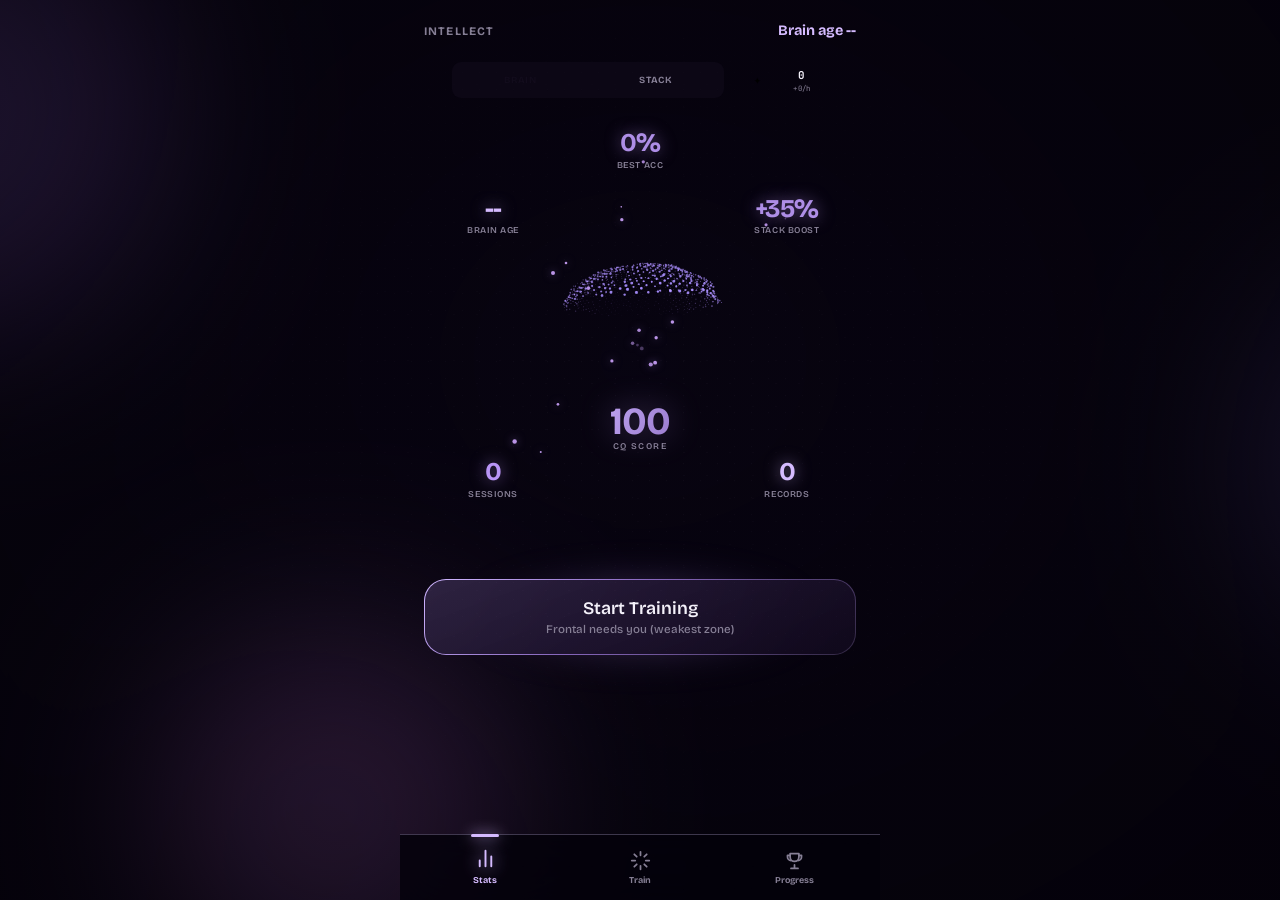
<file: index.html>
<!DOCTYPE html>
<html lang="en">
<head>
  <meta charset="UTF-8">
  <meta name="viewport" content="width=device-width, initial-scale=1.0, maximum-scale=1.0, user-scalable=no, viewport-fit=cover">
  <meta name="theme-color" content="#0c0716">
  <title>BrainMax</title>
  <link rel="preconnect" href="https://fonts.googleapis.com">
  <link rel="preconnect" href="https://fonts.gstatic.com" crossorigin>
  <link href="https://fonts.googleapis.com/css2?family=Bricolage+Grotesque:opsz,wght@12..96,300;12..96,400;12..96,500;12..96,600;12..96,700;12..96,800&family=JetBrains+Mono:wght@500;600;700&display=swap" rel="stylesheet">
  <link rel="stylesheet" href="./styles/tokens.css">
  <link rel="stylesheet" href="./styles/base.css">
  <link rel="stylesheet" href="./styles/layout.css">
  <link rel="stylesheet" href="./styles/stats.css">
  <link rel="stylesheet" href="./styles/train.css">
  <link rel="stylesheet" href="./styles/stack.css">
  <link rel="stylesheet" href="./styles/protocol.css">
  <link rel="stylesheet" href="./styles/learn.css">
  <link rel="stylesheet" href="./styles/progress.css">
  <link rel="stylesheet" href="./styles/reader.css">
  <link rel="stylesheet" href="./styles/game.css">
</head>
<body>
  <div class="aurora"><div class="aurora-blob ab1"></div><div class="aurora-blob ab2"></div><div class="aurora-blob ab3"></div></div>
  <div class="dim"></div>
  <div class="phone">
    <header class="header"><div class="h-context" id="ctx">Intellect</div><div class="h-age" id="ageBadge">Brain age --</div></header>
    <div class="views"><div class="track" id="track">
      <section class="view enter" data-view="stats"><div>
        <div class="constellation">
          <canvas id="statLines"></canvas>
          <div class="brain-center"><canvas id="brainCanvas" width="300" height="270"></canvas><div class="bc-cq" id="cqNum">100</div><div class="bc-lbl">CQ Score</div></div>
          <div class="node" style="top:14%;left:20%"><div class="node-v nv-green" id="statAge">--</div><div class="node-l">Brain Age</div></div>
          <div class="node" style="top:16%;left:80%"><div class="node-v nv-warm" id="stackStat">+42%</div><div class="node-l">Stack Boost</div></div>
          <div class="node" style="top:82%;left:18%"><div class="node-v nv-accent" id="statSessions">0</div><div class="node-l">Sessions</div></div>
          <div class="node" style="top:84%;left:82%"><div class="node-v nv-pink" id="statRecords">0</div><div class="node-l">Records</div></div>
          <div class="node" style="top:50%;left:90%"><div class="node-v nv-cyan" id="statBest">0%</div><div class="node-l">Best Acc</div></div>
        </div>
        <div class="glow-btn"><button class="gb-inner" id="frontierBtn">Start Training<span class="gb-sub" id="fireSub">Your frontier is waiting</span><canvas class="gb-particles" id="fireCanvas"></canvas></button></div>
      </div></section>
      <section class="view train-view" data-view="train">
        <div class="screen-head"><div class="screen-title">Train</div><div class="screen-sub">Swipe cards. Faster + accurate = more CQ.</div></div>
        <div class="tc-wrap"><div class="tc-track" id="tcTrack"></div><div class="tc-explain"><div class="tc-explain-h">What it trains</div><div class="tc-explain-t" id="tcExplainT"></div></div><div class="tc-dots" id="tcDots"></div></div>
      </section>
      <section class="view enter" data-view="stack"><div>
        <div class="screen-head"><div class="screen-title">Stack</div><div class="screen-sub">Tap a node to remove. The brain grows with it.</div></div>
        <div class="stack-const"><canvas id="stackLines"></canvas><div class="stack-brain"><canvas id="stackBrain" width="260" height="236"></canvas><div class="sb-syn" id="synergyVal">+42%</div><div class="sb-lbl">Synergy</div></div></div>
        <div class="stack-eff"><div class="eff-item"><div class="eff-v nv-green" id="effCount">5</div><div class="eff-l">Active</div></div><div class="eff-item"><div class="eff-v nv-warm" id="effTotal">+42%</div><div class="eff-l">Total Boost</div></div><div class="eff-item"><div class="eff-v nv-accent" id="effTop">Semax</div><div class="eff-l">Strongest</div></div></div>
        <button class="stack-add" id="addBtn">+ Add compound</button>
      </div></section>
      <section class="view enter" data-view="protocol">
        <div class="screen-head"><div class="screen-title">Protocol</div><div class="screen-sub">Today's sequence.</div></div>
        <div class="lock-state" id="lockState"><div class="lock-icon"><svg viewBox="0 0 24 24"><rect x="5" y="11" width="14" height="10" rx="2"/><path d="M8 11V7a4 4 0 018 0v4"/></svg></div><div class="lock-title">Complete a session to unlock</div><div class="lock-desc">Your protocol generates after one training session.</div><div class="lock-progress"><div class="lock-bar"><div class="lock-fill" id="lockFill" style="width:0%"></div></div><div class="lock-count" id="lockCount">0 / 1 session</div></div><div class="lock-hint" id="goTrainHint">→ Go to Train</div></div>
        <div class="proto-wrap" id="protoWrap">
          <div class="proto-item"><div class="proto-check on"></div><div><div class="proto-n done">Mental Rotation</div><div class="proto-d">Parietal</div></div></div>
          <div class="proto-item"><div class="proto-check"></div><div><div class="proto-n">Adaptive Math</div><div class="proto-d">Frontal</div></div></div>
          <div class="proto-item"><div class="proto-check"></div><div><div class="proto-n">Creative Flow</div><div class="proto-d">Creativity</div></div></div>
          <div class="proto-item"><div class="proto-check"></div><div><div class="proto-n">Critical Thinking</div><div class="proto-d">Reasoning</div></div></div>
        </div>
      </section>
      <section class="view progress-view enter" data-view="progress"><div id="progressRoot"></div><div class="learn-compat" aria-hidden="true"><div class="map-vp" id="mapVp"><div class="map-world" id="mapWorld"><canvas id="mapLines" width="900" height="900"></canvas></div></div></div></section>
    </div></div>
    <div class="reader" id="reader"><div class="reader-top"><div class="reader-back" id="readerBack"><svg viewBox="0 0 24 24"><path d="M15 18l-6-6 6-6"/></svg> Back</div></div><div class="reader-body" id="readerBody"></div></div>
    <div class="game" id="game"><div class="game-top"><div class="game-quit" id="gameQuit">✕</div><div class="game-title" id="gameTitle"></div><div class="game-level" id="gameLevel"></div></div><div class="timer-bar"><div class="timer-fill" id="timerFill"></div></div><div class="game-progress"><div class="game-progress-fill" id="gameProg"></div></div><div class="game-body" id="gameBody"></div></div>
    <div class="modal-back" id="modalBack"><div class="modal"><div class="modal-h">Add compound</div><div id="compoundOpts"></div><div class="modal-close" id="modalClose">Cancel</div></div></div>
    <nav class="tabbar">
      <div class="tab active" data-v="0"><svg viewBox="0 0 24 24"><path d="M18 20V10M12 20V4M6 20v-6"/></svg><span class="tab-l">Stats</span></div>
      <div class="tab" data-v="1"><svg viewBox="0 0 24 24"><path d="M12 2v4M12 18v4M4.9 4.9l2.8 2.8M16.3 16.3l2.8 2.8M2 12h4M18 12h4M4.9 19.1l2.8-2.8M16.3 7.7l2.8-2.8"/></svg><span class="tab-l">Train</span></div>
      <div class="tab" data-v="2"><svg viewBox="0 0 24 24"><path d="M12 2L2 7l10 5 10-5-10-5z"/><path d="M2 17l10 5 10-5"/><path d="M2 12l10 5 10-5"/></svg><span class="tab-l">Stack</span></div>
      <div class="tab locked" data-v="3" id="protoTab"><span class="tab-lock-dot" id="lockDot"></span><svg viewBox="0 0 24 24"><path d="M9 11l3 3L22 4"/><path d="M21 12v7a2 2 0 01-2 2H5a2 2 0 01-2-2V5a2 2 0 012-2h11"/></svg><span class="tab-l">Protocol</span></div>
      <div class="tab" data-v="4"><svg viewBox="0 0 24 24"><path d="M8 21h8M12 17v4M7 4h10v4a5 5 0 01-10 0V4z"/><path d="M7 6H4v2a4 4 0 004 4M17 6h3v2a4 4 0 01-4 4"/></svg><span class="tab-l">Progress</span></div>
    </nav>
  </div>
  <script type="module" src="./src/main.js"></script>
  <script type="module" src="./src/progress.js"></script>
</body>
</html>
</file>
<file: styles/tokens.css>
@property --gr { syntax: '<angle>'; initial-value: 0deg; inherits: false; }
:root {
  --bg: oklch(12.2% 0.034 300);
  --surface-1: oklch(17% 0.04 300);
  --surface-2: oklch(22% 0.052 300);
  --surface-3: oklch(28% 0.062 300);
  --glass: oklch(27% 0.058 300 / 0.34);
  --glass-2: oklch(34% 0.07 300 / 0.46);
  --glass-brd: oklch(82% 0.075 300 / 0.29);
  --text: oklch(96% 0.012 300);
  --text-2: oklch(78% 0.032 300);
  --text-3: oklch(61% 0.034 300);
  --lav: oklch(84% 0.105 300);
  --lav-2: oklch(71% 0.13 300);
  --lav-3: oklch(57% 0.13 300);
  --purple: oklch(74% 0.14 300);
  --purple-lo: oklch(60% 0.14 300);
  --blue: oklch(76% 0.095 292);
  --pink: oklch(82% 0.095 315);
  --green: oklch(82% 0.095 300);
  --warm: oklch(84% 0.095 312);
  --cyan: oklch(82% 0.095 285);
  --red: oklch(66% 0.17 20);
  --gold1: oklch(88% 0.095 300);
  --gold2: oklch(77% 0.13 300);
  --gold3: oklch(63% 0.14 300);
  --glow: oklch(76% 0.14 300);
  --glow2: oklch(82% 0.11 300);
  --reward: oklch(87% 0.14 86);
  --safe-b: env(safe-area-inset-bottom, 0px);
  --safe-t: env(safe-area-inset-top, 0px);
  --spring: cubic-bezier(0.22, 1, 0.36, 1);
  --ease: cubic-bezier(0.22, 1, 0.36, 1);
  --smooth: cubic-bezier(0.65, 0, 0.35, 1);
  --a1: oklch(55% 0.16 300);
  --a2: oklch(51% 0.14 288);
  --a3: oklch(57% 0.15 318);
}
</file>
<file: styles/base.css>
* { margin: 0; padding: 0; box-sizing: border-box; -webkit-tap-highlight-color: transparent; }
html, body { height: 100%; overflow: hidden; font-family: 'Bricolage Grotesque', system-ui, sans-serif; font-optical-sizing: auto; background: var(--bg); color: var(--text); font-size: 16px; overscroll-behavior: none; -webkit-user-select: none; user-select: none; }
button, input { font: inherit; }
body, button, input,
.h-age, .screen-title, .bc-cq, .node-v, .tc-name, .sb-syn, .eff-v,
.reader-h1, .reader-body h2, .lock-title, .game-title, .cr-prompt,
.cr-count, .results-title, .rst-v, .countdown, .stroop-word, .modal-h,
.gb-sub, .rot-btn, .stroop-btn {
  font-family: 'Bricolage Grotesque', system-ui, sans-serif;
  font-optical-sizing: auto;
}
body::after {
  content: '';
  position: fixed;
  inset: 0;
  z-index: 1;
  pointer-events: none;
  opacity: 0.18;
  background-image:
    radial-gradient(circle at 20% 28%, oklch(92% 0.03 300 / 0.22) 0 0.6px, transparent 0.8px),
    radial-gradient(circle at 74% 68%, oklch(88% 0.05 315 / 0.16) 0 0.55px, transparent 0.75px);
  background-size: 17px 17px, 23px 23px;
  mask-image: radial-gradient(ellipse at 50% 46%, black, transparent 78%);
}
.aurora { position: fixed; inset: 0; z-index: 0; overflow: hidden; pointer-events: none; }
.aurora-blob { position: absolute; border-radius: 50%; filter: blur(86px); opacity: 0.40; transition: background 1.6s var(--ease); mix-blend-mode: screen; }
.ab1 { width: 440px; height: 440px; top: -12%; left: -22%; background: var(--a1); animation: drift1 22s cubic-bezier(0.65,0,0.35,1) infinite; }
.ab2 { width: 380px; height: 380px; top: 30%; right: -28%; background: var(--a2); animation: drift2 26s cubic-bezier(0.65,0,0.35,1) infinite; }
.ab3 { width: 360px; height: 360px; bottom: -10%; left: 12%; background: var(--a3); animation: drift3 24s cubic-bezier(0.65,0,0.35,1) infinite; }
@keyframes drift1 { 0%,100%{transform:translate(0,0) scale(1)} 33%{transform:translate(60px,80px) scale(1.2)} 66%{transform:translate(-50px,50px) scale(0.85)} }
@keyframes drift2 { 0%,100%{transform:translate(0,0) scale(1)} 50%{transform:translate(-70px,100px) scale(1.3)} }
@keyframes drift3 { 0%,100%{transform:translate(0,0) scale(1)} 40%{transform:translate(80px,-60px) scale(1.15)} 75%{transform:translate(-40px,-80px) scale(0.9)} }
.dim { position: fixed; inset: 0; z-index: 0; pointer-events: none; background: radial-gradient(ellipse at 50% 40%, oklch(13% 0.03 300 / 0.16), oklch(8% 0.025 300 / 0.58)); }
.view::-webkit-scrollbar, .reader-body::-webkit-scrollbar, .modal::-webkit-scrollbar, .game-body::-webkit-scrollbar, .cr-list::-webkit-scrollbar { display: none; }
button { transition: transform 120ms cubic-bezier(0.22,1,0.36,1), filter 180ms cubic-bezier(0.22,1,0.36,1); }
button:active { transform: scale(0.965); filter: brightness(1.08); }
button:focus-visible, input:focus-visible { outline: 2px solid var(--lav); outline-offset: 3px; }
.game-progress-fill, .timer-fill { position: relative; overflow: hidden; }
.game-progress-fill::after, .timer-fill::after {
  content: '';
  position: absolute;
  inset: 0;
  background: linear-gradient(90deg, transparent 0 36%, oklch(95% 0.03 300 / 0.58) 50%, transparent 64% 100%);
  transform: translateX(-120%);
  animation: progressGlint 2.8s cubic-bezier(0.16,1,0.3,1) infinite;
}
.lab-answer.correct, .color-answer.correct, .rot-btn.correct, .stroop-btn.correct {
  animation: correctPulse 380ms cubic-bezier(0.16,1,0.3,1);
  box-shadow: 0 0 0 1px oklch(86% 0.1 150 / 0.35), 0 0 24px oklch(76% 0.13 150 / 0.28);
}
.results.show .results-icon { animation: rewardLand 620ms cubic-bezier(0.16,1,0.3,1) both; }
.results.show .results-stats { animation: rewardReveal 520ms 100ms cubic-bezier(0.16,1,0.3,1) both; }
.results.show .trained { animation: rewardReveal 520ms 180ms cubic-bezier(0.16,1,0.3,1) both; }
.results.show .results-cta { animation: rewardReveal 520ms 250ms cubic-bezier(0.16,1,0.3,1) both; }
@keyframes riseIn { from{opacity:0;transform:translateY(22px) scale(0.98)} to{opacity:1;transform:translateY(0) scale(1)} }
@keyframes gRise { from{opacity:0;transform:translateY(12px) scale(0.98)} to{opacity:1;transform:translateY(0) scale(1)} }
@keyframes runborder { to { --gr: 360deg; } }
@keyframes auraBreathe { 0%,100%{opacity:0.32;transform:scale(0.94)} 50%{opacity:0.85;transform:scale(1.05)} }
@keyframes sheen { 0%,55%{transform:translateX(-130%)} 82%,100%{transform:translateX(130%)} }
@keyframes pop { 0%{opacity:0;transform:scale(0.4)} 30%{opacity:1;transform:scale(1.08)} 100%{opacity:0;transform:scale(1)} }
@keyframes cdPop { 0%{opacity:0;transform:scale(1.28)} 40%{opacity:1;transform:scale(1)} 100%{opacity:1} }
@keyframes progressGlint { 0%,62%{transform:translateX(-120%)} 100%{transform:translateX(120%)} }
@keyframes correctPulse { 0%{transform:scale(0.96)} 55%{transform:scale(1.025)} 100%{transform:scale(1)} }
@keyframes rewardLand { 0%{opacity:0;transform:scale(0.72) rotate(-8deg)} 65%{opacity:1;transform:scale(1.05) rotate(2deg)} 100%{opacity:1;transform:scale(1) rotate(0)} }
@keyframes rewardReveal { from{opacity:0;transform:translateY(12px)} to{opacity:1;transform:translateY(0)} }
@media (prefers-reduced-motion: reduce) {
  *, *::before, *::after { animation-duration: 1ms !important; animation-iteration-count: 1 !important; scroll-behavior: auto !important; }
}
</file>
<file: styles/layout.css>
.phone { height: 100dvh; display: flex; flex-direction: column; max-width: 480px; margin: 0 auto; position: relative; overflow: hidden; z-index: 1; }
.header { padding: calc(var(--safe-t) + 22px) 24px 6px; display: flex; align-items: center; justify-content: space-between; flex-shrink: 0; }
.h-context { font-size: 0.72rem; font-weight: 700; color: var(--section-accent, var(--text-3)); letter-spacing: 0.1em; text-transform: uppercase; transition: color 0.5s var(--ease); }
.h-age { font-size: 0.9rem; font-weight: 700; color: var(--lav); }
.views { flex: 1; overflow: hidden; position: relative; }
.track { display: flex; width: 100%; height: 100%; transition: transform 0.7s var(--smooth); will-change: transform; }
.view { flex: 0 0 100%; width: 100%; height: 100%; overflow-y: auto; overflow-x: hidden; padding: 0 24px; -webkit-overflow-scrolling: touch; }
.view.enter > * { animation: riseIn 0.7s var(--ease) both; }
.screen-head { padding: 20px 0 8px; }
.screen-title { font-size: 2.1rem; font-weight: 750; letter-spacing: -0.035em; color: var(--text); }
.screen-sub { font-size: 0.85rem; color: var(--text-3); margin-top: 4px; }
.tabbar { flex-shrink: 0; display: flex; background: oklch(10% 0.03 300 / 0.84); backdrop-filter: blur(30px); -webkit-backdrop-filter: blur(30px); border-top: 1px solid var(--glass-brd); padding: 11px 8px calc(var(--safe-b) + 11px); position: relative; }
.tab { flex: 1; display: flex; flex-direction: column; align-items: center; gap: 4px; padding: 4px 0; cursor: pointer; color: var(--text-3); transition: color 0.3s var(--ease), transform 0.3s var(--ease); position: relative; }
.tab.active { color: var(--section-accent, var(--lav)); }
.tab.active::before { content: ''; position: absolute; top: -12px; width: 28px; height: 3px; border-radius: 999px; background: currentColor; box-shadow: 0 0 14px currentColor; animation: navSignal 380ms cubic-bezier(0.16,1,0.3,1) both; }
.tab.active svg { filter: drop-shadow(0 0 8px currentColor); transform: translateY(-2px) scale(1.1); }
.tab svg { width: 21px; height: 21px; stroke: currentColor; fill: none; stroke-width: 2; stroke-linecap: round; stroke-linejoin: round; transition: transform 0.3s var(--spring); }
.tab-l { font-size: 0.56rem; font-weight: 700; }
.tab.locked { opacity: 0.38; }
.tab-lock-dot { position: absolute; top: 2px; right: 50%; margin-right: -14px; width: 6px; height: 6px; border-radius: 50%; background: var(--text-3); }
.modal-back { position: absolute; inset: 0; background: oklch(4% 0.01 300 / 0.6); backdrop-filter: blur(8px); z-index: 60; opacity: 0; pointer-events: none; transition: opacity 0.3s; display: flex; align-items: flex-end; }
.modal-back.open { opacity: 1; pointer-events: auto; }
.modal { width: 100%; border-radius: 26px 26px 0 0; padding: 24px 24px calc(var(--safe-b) + 24px); transform: translateY(100%); transition: transform 0.5s var(--smooth); max-height: 80vh; overflow-y: auto; background: var(--surface-1); border-top: 1px solid var(--glass-brd); }
.modal-back.open .modal { transform: translateY(0); }
.modal-h { font-size: 1.3rem; font-weight: 750; margin-bottom: 6px; }
.compound-opt { display: flex; align-items: center; justify-content: space-between; padding: 15px 4px; border-bottom: 1px solid var(--glass-brd); cursor: pointer; }
.compound-opt:active { opacity: 0.55; }
.co-n { font-size: 0.92rem; font-weight: 600; }
.co-d { font-size: 0.71rem; color: var(--text-3); margin-top: 2px; }
.co-add { color: var(--section-accent); font-size: 1.4rem; font-weight: 300; }
.modal-close { text-align: center; color: var(--text-3); font-size: 0.9rem; margin-top: 18px; cursor: pointer; }
@keyframes navSignal { from{opacity:0;transform:scaleX(0.3)} to{opacity:1;transform:scaleX(1)} }
</file>
<file: styles/stats.css>
.constellation { position: relative; width: 100%; height: 470px; margin: 8px 0 6px; }
.constellation canvas#statLines { position: absolute; inset: 0; width: 100%; height: 100%; z-index: 1; pointer-events: none; }
.brain-center { position: absolute; top: 52%; left: 50%; transform: translate(-50%,-50%); z-index: 2; text-align: center; }
#brainCanvas { width: 180px; height: 162px; }
.bc-cq { font-size: 2.4rem; font-weight: 700; letter-spacing: -0.02em; line-height: 1; background: linear-gradient(120deg,var(--lav),var(--lav-3)); -webkit-background-clip: text; background-clip: text; color: transparent; filter: drop-shadow(0 0 16px oklch(74% 0.13 300 / 0.35)); margin-top: -8px; }
.bc-lbl { font-size: 0.55rem; font-weight: 600; text-transform: uppercase; letter-spacing: 0.16em; color: var(--text-3); }
.node { position: absolute; z-index: 3; text-align: center; transform: translate(-50%,-50%); }
.constellation > .node:nth-of-type(2) { top: 24% !important; left: 16% !important; }
.constellation > .node:nth-of-type(3) { top: 24% !important; left: 84% !important; }
.constellation > .node:nth-of-type(4) { top: 80% !important; left: 16% !important; }
.constellation > .node:nth-of-type(5) { top: 80% !important; left: 84% !important; }
.constellation > .node:nth-of-type(6) { top: 10% !important; left: 50% !important; }
.node-v { font-size: 1.6rem; font-weight: 700; line-height: 1; letter-spacing: -0.02em; }
.node-l { font-size: 0.56rem; font-weight: 600; text-transform: uppercase; letter-spacing: 0.06em; color: var(--text-3); margin-top: 4px; white-space: nowrap; }
.nv-green{color:var(--lav);text-shadow:0 0 16px oklch(83% 0.10 300 / 0.6)} .nv-warm{color:var(--lav-2);text-shadow:0 0 16px oklch(69% 0.12 300 / 0.6)} .nv-accent{color:var(--purple);text-shadow:0 0 16px oklch(72% 0.13 300 / 0.6)} .nv-pink{color:var(--lav);text-shadow:0 0 16px oklch(83% 0.10 300 / 0.55)} .nv-cyan{color:var(--lav-2);text-shadow:0 0 16px oklch(69% 0.12 300 / 0.55)}
.glow-btn { position: relative; border-radius: 22px; padding: 1px; margin: 2px 0 20px; isolation: isolate; background: linear-gradient(140deg, var(--lav) 0%, var(--lav-3) 44%, oklch(30% 0.05 300) 100%); }
.glow-btn::after { content: ''; position: absolute; inset: -16px; border-radius: 34px; z-index: -1; background: radial-gradient(closest-side, oklch(70% 0.14 300 / 0.5), transparent 72%); filter: blur(22px); animation: auraBreathe 5s var(--ease) infinite; }
.gb-inner { position: relative; width: 100%; background: linear-gradient(160deg, oklch(23% 0.05 300 / 0.92), oklch(15% 0.04 300 / 0.96)); backdrop-filter: blur(20px); -webkit-backdrop-filter: blur(20px); color: var(--text); border: none; padding: 18px; border-radius: 21px; font-size: 1.1rem; font-weight: 600; cursor: pointer; transition: transform 0.15s var(--spring); overflow: hidden; }
.gb-inner::before { content: ''; position: absolute; inset: 0; border-radius: inherit; background: linear-gradient(115deg, transparent 34%, oklch(90% 0.07 300 / 0.16) 50%, transparent 64%); transform: translateX(-130%); animation: sheen 5s var(--ease) infinite; pointer-events: none; z-index: 3; }
.gb-inner:active { transform: scale(0.97); }
.gb-sub { display: block; font-size: 0.72rem; font-weight: 500; color: var(--text-3); margin-top: 3px; }
.gb-particles { position: absolute; inset: 0; pointer-events: none; z-index: 2; border-radius: 20px; overflow: hidden; }
</file>
<file: styles/train.css>
.train-view { display: flex; flex-direction: column; height: 100%; }
.tc-wrap { flex: 1; display: flex; flex-direction: column; justify-content: center; position: relative; overflow: hidden; }
.tc-track { display: flex; transition: transform 0.6s var(--smooth); will-change: transform; }
.tc-slide { --card-accent: oklch(82% 0.105 300); flex: 0 0 88%; padding: 0 5px; transition: transform 0.6s var(--smooth), opacity 0.6s var(--smooth); }
.tc-slide:nth-child(3n+2) { --card-accent: oklch(85% 0.085 225); }
.tc-slide:not(.active) { transform: scale(0.9); opacity: 0.44; }
.tc-slide.active { transform: scale(1); opacity: 1; }
.tc-big { border-radius: 28px; padding: 24px; min-height: 300px; display: flex; flex-direction: column; justify-content: space-between; position: relative; overflow: hidden; cursor: pointer; isolation: isolate; background: oklch(24% 0.058 300); border: 1px solid oklch(78% 0.1 300 / 0.32); box-shadow: 0 24px 70px -38px oklch(65% 0.18 300 / 0.66), inset 0 1px 0 oklch(88% 0.05 300 / 0.16); }
.tc-big::before { content: ''; position: absolute; width: 220px; height: 220px; top: -98px; right: -86px; z-index: -1; border-radius: 50%; background: radial-gradient(circle, color-mix(in oklab, var(--card-accent) 44%, transparent), oklch(38% 0.1 300 / 0.12) 50%, transparent 72%); transform: translate3d(0,0,0); animation: cardOrbit 9s cubic-bezier(0.65,0,0.35,1) infinite; }
.tc-big::after { content: ''; position: absolute; inset: 13px; z-index: -1; border: 1px solid color-mix(in oklab, var(--card-accent) 15%, transparent); border-radius: 21px 21px 46px 21px; clip-path: polygon(0 0,100% 0,100% 64%,76% 64%,76% 100%,0 100%); }
.tc-emoji { font-size: 2.8rem; position: relative; z-index: 1; color: var(--card-accent); text-shadow: 0 0 24px color-mix(in oklab, var(--card-accent) 42%, transparent); }
.tc-lvl { position: absolute; top: 22px; right: 24px; z-index: 1; font-family: 'JetBrains Mono', monospace; font-size: 0.72rem; font-weight: 700; background: oklch(19% 0.04 300); padding: 5px 11px; border-radius: 10px; color: var(--card-accent); border: 1px solid color-mix(in oklab, var(--card-accent) 24%, transparent); }
.tc-name { font-size: 1.7rem; font-weight: 700; letter-spacing: -0.03em; position: relative; z-index: 1; margin-bottom: 6px; color: var(--text); }
.tc-zone { font-size: 0.72rem; font-weight: 750; color: var(--card-accent); position: relative; z-index: 1; text-transform: uppercase; letter-spacing: 0.08em; }
.tc-play { position: relative; z-index: 1; margin-top: 16px; display: inline-flex; align-items: center; gap: 8px; background: var(--card-accent); color: oklch(17% 0.035 300); padding: 12px 22px; border-radius: 14px; font-weight: 800; font-size: 0.9rem; align-self: flex-start; box-shadow: 0 12px 30px -14px color-mix(in oklab, var(--card-accent) 70%, transparent); }
.tc-explain { margin: 14px 5px 0; padding: 16px 20px; border-radius: 18px; background: var(--surface-1); border: 1px solid var(--glass-brd); }
.tc-explain-h { font-size: 0.62rem; font-weight: 800; text-transform: uppercase; letter-spacing: 0.1em; color: var(--section-accent); margin-bottom: 6px; }
.tc-explain-t { font-size: 0.88rem; line-height: 1.5; color: var(--text-2); }
.tc-dots { display: flex; gap: 7px; justify-content: center; padding: 18px 0 8px; }
.tc-dot { width: 7px; height: 7px; border-radius: 50%; background: oklch(38% 0.05 300); transition: transform 0.5s var(--spring), width 0.5s var(--spring), background 0.3s var(--ease); }
.tc-dot.on { width: 24px; border-radius: 4px; background: var(--section-accent); box-shadow: 0 0 12px color-mix(in oklab, var(--section-accent) 58%, transparent); }
@keyframes cardOrbit { 0%,100%{transform:translate3d(0,0,0) scale(1)} 50%{transform:translate3d(-20px,16px,0) scale(1.1)} }
</file>
<file: styles/stack.css>
#stackBrain { width: 220px; height: 190px; display: block; }
.sb-syn { font-size: 2rem; font-weight: 800; color: var(--lav); text-shadow: 0 0 20px oklch(83% 0.10 300 / 0.55); line-height: 1; margin-top: -6px; }
.sb-lbl { font-size: 0.52rem; font-weight: 600; text-transform: uppercase; letter-spacing: 0.14em; color: var(--text-3); }
.snode { position: absolute; transform: translate(-50%,-50%); display: flex; flex-direction: column; align-items: center; gap: 3px; cursor: pointer; }
.snode-badge { width: 42px; height: 42px; border-radius: 13px; display: flex; align-items: center; justify-content: center; font-size: 0.72rem; font-weight: 800; border: 1px solid var(--glass-brd); backdrop-filter: blur(10px); box-shadow: 0 0 16px currentColor; transition: transform 0.2s var(--spring); }
.snode:active .snode-badge { transform: scale(0.9); }
.snode-nm { font-size: 0.56rem; color: var(--text-2); font-weight: 600; white-space: nowrap; }
.snode-b { font-family: 'JetBrains Mono', monospace; font-size: 0.56rem; font-weight: 700; color: var(--lav); }
.sbadge-cr{background:oklch(30% 0.08 300 / 0.5);color:oklch(80% 0.10 300)} .sbadge-sx{background:oklch(30% 0.08 290 / 0.5);color:oklch(80% 0.10 290)} .sbadge-om{background:oklch(30% 0.08 312 / 0.5);color:oklch(82% 0.09 312)} .sbadge-lm{background:oklch(30% 0.09 320 / 0.5);color:oklch(80% 0.10 320)} .sbadge-lt{background:oklch(30% 0.10 300 / 0.5);color:oklch(78% 0.12 300)}
.stack-add { width: 100%; background: var(--glass); backdrop-filter: blur(14px); border: 1px dashed var(--glass-brd); color: var(--text-2); padding: 15px; border-radius: 16px; font-family: inherit; font-size: 0.85rem; font-weight: 600; cursor: pointer; margin-top: 10px; }
.stack-add:active { background: var(--glass-2); }
.stack-eff { display: flex; justify-content: space-around; }
.eff-item { text-align: center; }
.eff-v { font-size: 1.2rem; font-weight: 700; }
.eff-l { font-size: 0.56rem; color: var(--text-3); text-transform: uppercase; letter-spacing: 0.05em; margin-top: 3px; }
</file>
<file: styles/protocol.css>
.lock-state { min-height: 58vh; display: flex; flex-direction: column; align-items: center; justify-content: center; text-align: center; padding: 0 20px; }
.lock-icon { width: 66px; height: 66px; border-radius: 22px; background: var(--glass); backdrop-filter: blur(14px); border: 1px solid var(--glass-brd); display: flex; align-items: center; justify-content: center; margin-bottom: 22px; }
.lock-icon svg { width: 28px; height: 28px; stroke: var(--text-3); fill: none; stroke-width: 2; }
.lock-title { font-family: 'Fraunces', serif; font-size: 1.2rem; font-weight: 600; margin-bottom: 10px; }
.lock-desc { font-size: 0.88rem; color: var(--text-3); line-height: 1.5; max-width: 30ch; margin-bottom: 26px; }
.lock-progress { width: 100%; max-width: 260px; }
.lock-bar { height: 6px; background: oklch(25% 0.04 300 / 0.4); border-radius: 4px; overflow: hidden; }
.lock-fill { height: 100%; background: linear-gradient(90deg,var(--gold1),var(--gold3)); border-radius: 4px; transition: width 0.7s var(--spring); }
.lock-count { font-size: 0.74rem; color: var(--text-3); margin-top: 12px; font-family: 'JetBrains Mono', monospace; }
.lock-hint { font-size: 0.82rem; color: var(--gold2); margin-top: 20px; font-weight: 700; cursor: pointer; }
.proto-wrap { display: none; padding-bottom: 24px; }
.proto-wrap.unlocked { display: block; }
.proto-item { display: flex; align-items: center; gap: 15px; padding: 15px 4px; border-bottom: 1px solid var(--glass-brd); cursor: pointer; }
.proto-item:last-child { border-bottom: none; }
.proto-check { width: 25px; height: 25px; border-radius: 8px; border: 2px solid var(--glass-brd); flex-shrink: 0; display: flex; align-items: center; justify-content: center; transition: all 0.3s var(--spring); }
.proto-check.on { background: var(--green); border-color: var(--green); box-shadow: 0 0 14px var(--green); }
.proto-check.on::after { content: '✓'; color: oklch(12% 0.02 150); font-size: 0.82rem; font-weight: 800; }
.proto-n { font-size: 0.9rem; font-weight: 600; }
.proto-n.done { color: var(--text-3); text-decoration: line-through; }
.proto-d { font-size: 0.71rem; color: var(--text-3); margin-top: 2px; }
</file>
<file: styles/learn.css>
.learn-view { display:flex; flex-direction:column; height:100%; position:relative; }
.map-hint { position:relative; top:auto; left:auto; right:auto; padding:10px 24px 12px; text-align:left; font-size:.58rem; color:var(--text-3); z-index:5; pointer-events:none; letter-spacing:.08em; text-transform:uppercase; border-bottom:1px solid var(--line); }
.map-vp.evidence-vp { flex:1; overflow-y:auto; overflow-x:hidden; position:relative; touch-action:pan-y; scrollbar-width:none; }
.map-vp.evidence-vp::-webkit-scrollbar { display:none; }
.evidence-index { position:relative; width:100%; min-height:100%; padding:8px 24px calc(var(--safe-b) + 32px); transform:none!important; }
.evidence-section { padding-top:22px; }
.evidence-section-head { display:flex; align-items:baseline; justify-content:space-between; gap:16px; margin-bottom:8px; }
.evidence-section-head h2 { font-size:1rem; font-weight:760; letter-spacing:-.025em; }
.evidence-section-head span { color:var(--text-3); font:.52rem 'JetBrains Mono',monospace; letter-spacing:.07em; text-transform:uppercase; white-space:nowrap; }
.evidence-row { position:relative; display:grid; grid-template-columns:38px minmax(0,1fr) 24px; gap:12px; align-items:start; padding:15px 0; border-bottom:1px solid var(--line); cursor:pointer; }
.evidence-row:last-child { border-bottom:0; }
.evidence-row:active { transform:translateY(1px); }
.evidence-mark { display:grid; place-items:center; width:34px; height:34px; margin-top:2px; border:1px solid color-mix(in oklab,var(--blend) 26%,transparent); border-radius:10px; color:var(--blend); font:750 .67rem 'JetBrains Mono',monospace; background:var(--matte); }
.evidence-section:nth-child(2n) .evidence-mark { color:var(--blend-cool); border-color:color-mix(in oklab,var(--blend-cool) 22%,transparent); }
.evidence-summary { min-width:0; }
.evidence-row-meta { display:flex; justify-content:space-between; gap:12px; margin-bottom:5px; color:var(--text-3); font:.48rem 'JetBrains Mono',monospace; letter-spacing:.05em; text-transform:uppercase; }
.evidence-row-meta span:last-child { text-align:right; }
.evidence-summary h3 { margin:0 0 5px; color:var(--text); font-size:.86rem; font-weight:720; line-height:1.2; }
.evidence-summary p { margin:0; color:var(--text-2); font-size:.75rem; line-height:1.48; text-wrap:pretty; }
.evidence-number { padding-top:5px; color:var(--text-3); font:.5rem 'JetBrains Mono',monospace; text-align:right; }
.evidence-row.locked { cursor:default; opacity:.42; }
.evidence-row.locked .evidence-mark { color:var(--text-3); border-color:var(--line); }
.evidence-row:focus-visible { outline:2px solid var(--blend); outline-offset:4px; border-radius:4px; }
@media(max-width:360px){
  .map-hint { padding-inline:18px; }
  .evidence-index { padding-inline:18px; }
  .evidence-row { grid-template-columns:32px minmax(0,1fr); gap:10px; }
  .evidence-mark { width:30px; height:30px; }
  .evidence-number { display:none; }
  .evidence-row-meta { display:block; }
  .evidence-row-meta span { display:block; }
  .evidence-row-meta span:last-child { margin-top:3px; text-align:left; }
}
</file>
<file: styles/progress.css>
.progress-view{padding-bottom:28px}.progress-head{padding:18px 0 12px}.progress-kicker{font-size:.68rem;font-weight:700;letter-spacing:.12em;text-transform:uppercase;color:var(--lav-2)}.progress-title{font-family:'Bricolage Grotesque',sans-serif;font-size:2rem;font-weight:700;letter-spacing:-.045em;margin-top:4px}.progress-sub{font-size:.8rem;line-height:1.45;color:var(--text-3);margin-top:4px}.rank-card{position:relative;overflow:hidden;padding:20px;border:1px solid var(--glass-brd);border-radius:26px;background:linear-gradient(145deg,oklch(30% .09 300/.5),oklch(17% .04 300/.52));box-shadow:0 24px 60px oklch(7% .03 300/.26),inset 0 1px 0 oklch(90% .04 300/.08)}.rank-card:before{content:'';position:absolute;width:180px;height:180px;right:-70px;top:-90px;border-radius:50%;background:var(--rank-color,var(--lav-2));filter:blur(45px);opacity:.22}.rank-row{position:relative;display:flex;align-items:center;gap:15px}.rank-mark{width:68px;height:68px;display:grid;place-items:center;border-radius:22px;border:1px solid oklch(88% .08 300/.18);background:oklch(18% .04 300/.62);font-size:1.85rem;box-shadow:0 0 26px color-mix(in oklch,var(--rank-color,var(--lav-2)) 35%,transparent)}.rank-copy{min-width:0;flex:1}.rank-label{font-size:.61rem;font-weight:700;letter-spacing:.12em;text-transform:uppercase;color:var(--text-3)}.rank-name{font-size:1.42rem;font-weight:750;letter-spacing:-.025em;margin-top:2px}.rank-division{font:700 .68rem 'JetBrains Mono',monospace;color:var(--rank-color,var(--lav-2));margin-top:3px}.rank-meter{position:relative;margin-top:18px}.rank-meta{display:flex;justify-content:space-between;font:600 .62rem 'JetBrains Mono',monospace;color:var(--text-3);margin-bottom:7px}.rank-track{height:7px;border-radius:99px;background:oklch(10% .025 300/.62);overflow:hidden}.rank-fill{height:100%;width:0;border-radius:inherit;background:linear-gradient(90deg,var(--lav-3),var(--rank-color,var(--lav-2)));box-shadow:0 0 14px var(--rank-color,var(--lav-2));transition:width .8s var(--ease)}.metric-grid{display:grid;grid-template-columns:1fr 1fr;gap:10px;margin-top:12px}.metric-card{padding:15px;border:1px solid var(--glass-brd);border-radius:19px;background:var(--glass)}.metric-value{font:700 1.45rem 'JetBrains Mono',monospace;letter-spacing:-.04em}.metric-label{font-size:.62rem;color:var(--text-3);margin-top:4px}.week-card,.best-card,.rank-road{margin-top:12px;padding:16px;border:1px solid var(--glass-brd);border-radius:21px;background:var(--glass)}.section-row{display:flex;align-items:baseline;justify-content:space-between}.section-name{font-size:.83rem;font-weight:700}.section-note{font-size:.58rem;color:var(--text-3)}.week-bars{height:82px;display:flex;align-items:flex-end;justify-content:space-between;gap:7px;margin-top:14px}.day-col{height:100%;flex:1;display:flex;flex-direction:column;align-items:center;justify-content:flex-end;gap:6px}.day-bar{width:100%;min-height:4px;border-radius:7px 7px 3px 3px;background:linear-gradient(180deg,var(--lav),var(--lav-3));opacity:.42;transition:height .7s var(--ease),opacity .2s}.day-col.today .day-bar{opacity:1;box-shadow:0 0 13px oklch(73% .12 300/.28)}.day-label{font:600 .52rem 'JetBrains Mono',monospace;color:var(--text-3)}.best-list{display:grid;gap:8px;margin-top:12px}.best-row{display:flex;align-items:center;gap:10px}.best-dot{width:7px;height:7px;border-radius:50%;background:var(--lav-2);box-shadow:0 0 8px var(--lav-2)}.best-name{flex:1;font-size:.7rem;color:var(--text-2)}.best-score{font:700 .68rem 'JetBrains Mono',monospace}.rank-strip{display:flex;gap:7px;margin-top:13px;overflow-x:auto;padding-bottom:3px;scrollbar-width:none}.rank-strip::-webkit-scrollbar{display:none}.rank-chip{flex:0 0 auto;width:48px;text-align:center;opacity:.34}.rank-chip.reached{opacity:.72}.rank-chip.current{opacity:1}.rank-chip-icon{height:42px;display:grid;place-items:center;border-radius:14px;background:oklch(22% .05 300/.55);border:1px solid var(--glass-brd);font-size:1rem}.rank-chip-name{font-size:.45rem;color:var(--text-3);margin-top:4px;white-space:nowrap;overflow:hidden;text-overflow:ellipsis}.science-pocket{margin-top:12px;border:1px solid var(--glass-brd);border-radius:18px;background:oklch(20% .04 300/.34);overflow:hidden}.science-pocket summary{list-style:none;padding:14px 16px;font-size:.72rem;font-weight:650;cursor:pointer}.science-pocket summary::-webkit-details-marker{display:none}.science-pocket summary:after{content:'+';float:right;color:var(--lav-2);font-size:1rem}.science-pocket[open] summary:after{content:'−'}.science-pocket p{padding:0 16px 15px;font-size:.67rem;line-height:1.55;color:var(--text-3)}.learn-compat{display:none!important}
</file>
<file: styles/reader.css>
.reader { position:absolute; inset:0; background:var(--bg); z-index:50; transform:translateX(100%); transition:transform .44s var(--ease-enter); display:flex; flex-direction:column; }
.reader.open { transform:translateX(0); }
.reader-top { padding:calc(var(--safe-t) + 16px) 24px 12px; display:flex; align-items:center; flex-shrink:0; border-bottom:1px solid var(--line); background:var(--matte); }
.reader-back { display:flex; align-items:center; gap:6px; color:var(--blend); font-size:.82rem; font-weight:700; cursor:pointer; }
.reader-back svg { width:18px; height:18px; stroke:currentColor; fill:none; stroke-width:2.2; }
.reader-body { flex:1; overflow-y:auto; padding:30px 24px calc(var(--safe-b) + 40px); max-width:520px; margin-inline:auto; width:100%; }
.reader-tier { font:650 .58rem 'JetBrains Mono',monospace; text-transform:uppercase; letter-spacing:.14em; margin-bottom:12px; color:var(--blend); }
.reader-h1 { font-size:2rem; font-weight:750; letter-spacing:-.045em; line-height:1.07; margin-bottom:8px; max-width:15ch; }
.reader-meta { font-size:.72rem; color:var(--text-3); margin-bottom:22px; padding-bottom:18px; border-bottom:1px solid var(--line); }
.evidence-meta { display:flex; justify-content:space-between; gap:12px; margin-bottom:24px; color:var(--text-3); font:600 .55rem 'JetBrains Mono',monospace; text-transform:uppercase; letter-spacing:.08em; }
.reader-body h2 { font-size:.68rem; font-weight:750; margin:24px 0 8px; color:var(--blend); letter-spacing:.08em; text-transform:uppercase; }
.reader-body p { font-size:.96rem; line-height:1.68; color:var(--text-2); margin-bottom:14px; text-wrap:pretty; }
.reader-body strong { color:var(--text); font-weight:650; }
.takeaway,.limit { display:grid; grid-template-columns:92px minmax(0,1fr); gap:12px; padding:13px 0; border-top:1px solid var(--line); font-size:.82rem; line-height:1.48; }
.takeaway b { color:var(--blend); }
.limit b { color:var(--text-3); }
.takeaway span,.limit span { color:var(--text-2); }
.source-link { display:inline-flex; min-height:44px; align-items:center; margin-top:20px; color:var(--blend-cool); font-size:.76rem; font-weight:700; text-decoration:none; }
@media(max-width:360px){.reader-body{padding-inline:18px}.reader-h1{font-size:1.72rem}.takeaway,.limit{grid-template-columns:78px 1fr;gap:9px}}
</file>
<file: styles/game.css>
.game { position: absolute; inset: 0; background: var(--bg); z-index: 70; transform: translateY(100%); transition: transform 0.55s var(--smooth); display: flex; flex-direction: column; }
.game.open { transform: translateY(0); }
.game-top { padding: calc(var(--safe-t) + 18px) 24px 12px; display: flex; align-items: center; justify-content: space-between; flex-shrink: 0; }
.game-quit { color: var(--text-3); font-size: 1.6rem; cursor: pointer; line-height: 1; padding: 4px; }
.game-title { font-family: 'Fraunces', serif; font-size: 0.95rem; font-weight: 600; }
.game-level { font-family: 'JetBrains Mono', monospace; font-size: 0.75rem; color: var(--gold2); font-weight: 700; }
.timer-bar { height: 4px; background: oklch(25% 0.04 300 / 0.4); margin: 0 24px; border-radius: 2px; overflow: hidden; flex-shrink: 0; }
.timer-fill { height: 100%; background: linear-gradient(90deg,var(--gold1),var(--pink)); border-radius: 2px; width: 100%; }
.game-progress { height: 3px; background: oklch(25% 0.04 300 / 0.4); margin: 6px 24px 0; border-radius: 2px; overflow: hidden; flex-shrink: 0; }
.game-progress-fill { height: 100%; background: linear-gradient(90deg,var(--gold1),var(--gold3)); border-radius: 2px; width: 0%; transition: width 0.4s var(--ease); }
.game-body { flex: 1; display: flex; flex-direction: column; align-items: center; justify-content: center; padding: 18px 24px calc(var(--safe-b) + 26px); position: relative; overflow-y: auto; }
.game-body > * { animation: gRise 0.5s var(--ease) both; }
.game-hint { position: absolute; top: 12px; left: 0; right: 0; text-align: center; font-size: 0.78rem; color: var(--text-2); padding: 0 20px; line-height: 1.4; }
.rot-pair { display: flex; align-items: center; justify-content: center; gap: 8px; margin-bottom: 40px; }
.rot-fig { width: 138px; height: 138px; border-radius: 20px; display: flex; align-items: center; justify-content: center; background: var(--glass); backdrop-filter: blur(10px); border: 1px solid var(--glass-brd); }
.rot-fig svg { width: 116px; height: 116px; }
.rot-vs { color: var(--text-3); font-size: 0.7rem; font-weight: 700; text-transform: uppercase; letter-spacing: 0.1em; }
.rot-controls { display: flex; gap: 12px; width: 100%; max-width: 340px; }
.rot-btn { flex: 1; padding: 20px; border-radius: 18px; border: 1px solid var(--glass-brd); background: var(--glass-2); backdrop-filter: blur(12px); color: var(--text); font-family: 'Sora', sans-serif; font-size: 0.95rem; font-weight: 700; cursor: pointer; transition: all 0.15s var(--spring); }
.rot-btn:active { transform: scale(0.94); }
.rot-btn.correct { background: oklch(35% 0.1 150 / 0.6); border-color: var(--green); color: var(--green); box-shadow: 0 0 20px oklch(60% 0.15 150 / 0.4); }
.rot-btn.wrong { background: oklch(35% 0.1 25 / 0.6); border-color: var(--red); color: var(--red); }
.rot-btn.reveal { border-color: var(--green); }
.math-q { font-family: 'JetBrains Mono', monospace; font-size: 3rem; font-weight: 700; letter-spacing: -0.02em; margin-bottom: 26px; text-align: center; }
.math-input { font-family: 'JetBrains Mono', monospace; font-size: 2rem; font-weight: 600; text-align: center; min-width: 160px; padding: 10px 20px; border-radius: 14px; color: var(--text); margin-bottom: 22px; background: var(--glass); backdrop-filter: blur(10px); border: 1px solid var(--glass-brd); }
.math-pad { display: grid; grid-template-columns: repeat(3,1fr); gap: 10px; width: 100%; max-width: 300px; }
.math-key { padding: 17px; border-radius: 14px; color: var(--text); font-family: 'JetBrains Mono', monospace; font-size: 1.3rem; font-weight: 600; cursor: pointer; transition: all 0.12s var(--spring); background: var(--glass); backdrop-filter: blur(10px); border: 1px solid var(--glass-brd); }
.math-key:active { transform: scale(0.92); }
.math-key.ok { background: linear-gradient(135deg,var(--gold1),var(--gold3)); color: oklch(15% 0.03 60); border-color: transparent; }
.math-feedback { position: absolute; top: 28%; font-size: 4rem; opacity: 0; pointer-events: none; }
.math-feedback.show { animation: pop 0.6s var(--spring); }
.grid9 { width: 250px; height: 250px; display: grid; grid-template-columns: repeat(3,1fr); grid-template-rows: repeat(3,1fr); gap: 10px; margin-bottom: 26px; }
.cell { border-radius: 16px; transition: all 0.2s var(--spring); background: var(--glass); backdrop-filter: blur(10px); border: 1px solid var(--glass-brd); }
.cell.lit { background: linear-gradient(135deg,var(--a1),var(--a3)); box-shadow: 0 0 34px oklch(65% 0.24 300 / 0.8); transform: scale(1.06); }
.status-txt { color: var(--text-3); font-size: 0.85rem; }
.stroop-word { font-family: 'Fraunces', serif; font-size: 3.6rem; font-weight: 700; margin-bottom: 40px; letter-spacing: -0.02em; }
.stroop-opts, .ct-opts { display: grid; grid-template-columns: 1fr 1fr; gap: 10px; width: 100%; max-width: 320px; }
.stroop-btn { padding: 18px; border-radius: 16px; color: var(--text); font-family: 'Sora', sans-serif; font-size: 1rem; font-weight: 700; cursor: pointer; transition: all 0.12s var(--spring); background: var(--glass); backdrop-filter: blur(10px); border: 1px solid var(--glass-brd); }
.stroop-btn:active { transform: scale(0.93); }
.stroop-btn.correct { border-color: var(--green); background: oklch(30% 0.08 150 / 0.6); }
.stroop-btn.wrong { border-color: var(--red); background: oklch(30% 0.08 25 / 0.6); }
.ct-scenario { border-radius: 18px; padding: 18px 20px; font-size: 1rem; line-height: 1.55; color: var(--text); margin-bottom: 18px; max-width: 360px; background: var(--glass); backdrop-filter: blur(10px); border: 1px solid var(--glass-brd); }
.ct-q { font-size: 0.85rem; color: var(--text-2); text-align: center; margin-bottom: 16px; }
.ct-btn { padding: 16px 18px; border-radius: 16px; color: var(--text); font-size: 0.92rem; font-weight: 600; cursor: pointer; transition: all 0.12s var(--spring); text-align: left; line-height: 1.4; background: var(--glass); backdrop-filter: blur(10px); border: 1px solid var(--glass-brd); }
.ct-btn:active { transform: scale(0.97); }
.ct-btn.correct { border-color: var(--green); background: oklch(30% 0.08 150 / 0.6); }
.ct-btn.wrong { border-color: var(--red); background: oklch(30% 0.08 25 / 0.6); }
.ct-opts { grid-template-columns: 1fr; }
.cr-prompt { font-family: 'Fraunces', serif; font-size: 1.7rem; font-weight: 600; text-align: center; margin-bottom: 6px; letter-spacing: -0.02em; }
.cr-sub { font-size: 0.8rem; color: var(--text-3); text-align: center; margin-bottom: 18px; }
.cr-count { font-family: 'Fraunces', serif; font-size: 3rem; font-weight: 700; color: var(--cyan); text-align: center; line-height: 1; margin-bottom: 4px; }
.cr-count-l { font-size: 0.65rem; color: var(--text-3); text-transform: uppercase; letter-spacing: 0.08em; text-align: center; margin-bottom: 18px; }
.cr-inputrow { display: flex; gap: 8px; width: 100%; max-width: 340px; margin-bottom: 14px; }
.cr-field { flex: 1; padding: 15px 16px; border-radius: 14px; color: var(--text); font-size: 0.95rem; font-family: inherit; background: var(--glass); backdrop-filter: blur(10px); border: 1px solid var(--glass-brd); }
.cr-field:focus { outline: none; border-color: var(--cyan); }
.cr-send { padding: 15px 20px; border-radius: 14px; background: linear-gradient(135deg,var(--blue),var(--cyan)); color: oklch(12% 0.02 210); border: none; font-weight: 700; font-size: 1rem; cursor: pointer; }
.cr-list { width: 100%; max-width: 340px; display: flex; flex-direction: column; gap: 6px; max-height: 26vh; overflow-y: auto; }
.cr-chip { border-radius: 12px; padding: 10px 14px; font-size: 0.88rem; color: var(--text-2); background: var(--glass); backdrop-filter: blur(10px); border: 1px solid var(--glass-brd); }
.results { text-align: center; display: none; flex-direction: column; align-items: center; width: 100%; }
.results.show { display: flex; }
.results-icon { font-size: 3.6rem; margin-bottom: 12px; animation: pop 0.7s var(--spring); }
.results-title { font-family: 'Fraunces', serif; font-size: 1.6rem; font-weight: 600; letter-spacing: -0.02em; margin-bottom: 6px; }
.pr-badge { font-size: 0.72rem; font-weight: 700; color: oklch(15% 0.02 70); background: var(--warm); padding: 5px 12px; border-radius: 20px; margin-bottom: 18px; text-transform: uppercase; letter-spacing: 0.05em; }
.results-stats { display: flex; gap: 26px; margin: 8px 0 22px; }
.rst { text-align: center; }
.rst-v { font-family: 'Fraunces', serif; font-size: 1.8rem; font-weight: 700; }
.rst-l { font-size: 0.64rem; color: var(--text-3); text-transform: uppercase; letter-spacing: 0.06em; margin-top: 4px; }
.trained { border-radius: 18px; padding: 18px 20px; width: 100%; max-width: 320px; margin-bottom: 22px; text-align: left; background: var(--glass); backdrop-filter: blur(14px); border: 1px solid var(--glass-brd); }
.trained-h { font-size: 0.64rem; font-weight: 700; text-transform: uppercase; letter-spacing: 0.09em; color: var(--text-3); margin-bottom: 12px; }
.trained-row { display: flex; align-items: center; gap: 10px; margin-bottom: 8px; }
.trained-row:last-child { margin-bottom: 0; }
.trained-dot { width: 8px; height: 8px; border-radius: 50%; flex-shrink: 0; }
.trained-zone { flex: 1; font-size: 0.85rem; font-weight: 500; }
.trained-gain { font-family: 'JetBrains Mono', monospace; font-size: 0.82rem; font-weight: 700; color: var(--green); }
.trained-lvl { font-size: 0.75rem; color: var(--gold2); margin-top: 10px; font-weight: 600; }
.results-cta { width: 100%; max-width: 320px; background: linear-gradient(135deg,var(--gold1),var(--gold3)); color: oklch(15% 0.03 60); border: none; padding: 17px; border-radius: 18px; font-family: 'Fraunces', serif; font-size: 1rem; font-weight: 600; cursor: pointer; }
.countdown { font-family: 'Fraunces', serif; font-size: 6rem; font-weight: 700; background: linear-gradient(135deg,var(--gold1),var(--gold3)); -webkit-background-clip: text; background-clip: text; color: transparent; animation: cdPop 0.7s var(--spring); }
</file>
